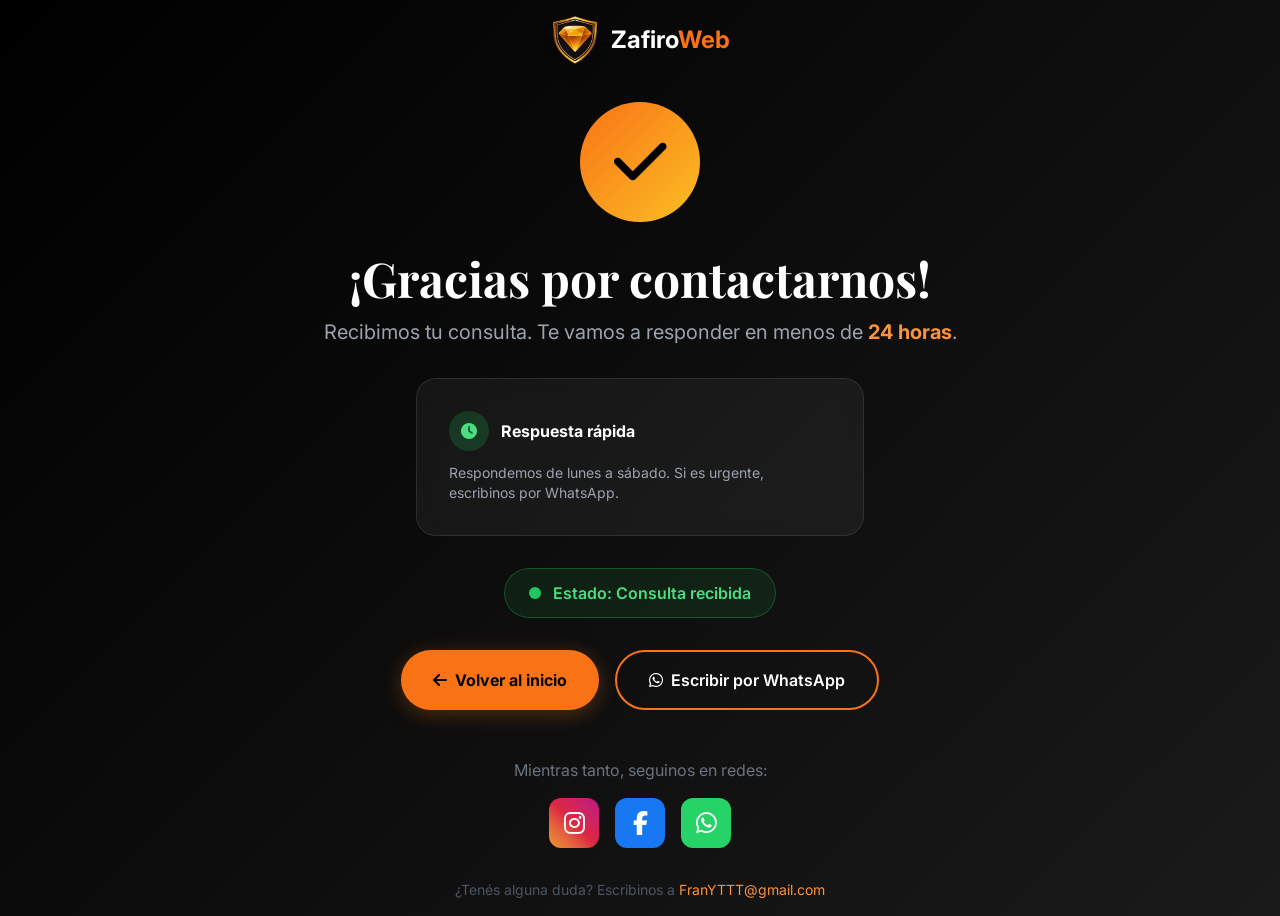
<file: gracias.html>
<!DOCTYPE html>
<html lang="es">
<head>
  <meta charset="UTF-8" />
  <meta name="viewport" content="width=device-width, initial-scale=1.0" />
  <title>¡Gracias! | ZafiroWeb - Te contactamos en 24hs</title>
  
  <!-- SEO -->
  <meta name="description" content="Gracias por contactarnos. Te responderemos en menos de 24 horas.">
  <meta name="robots" content="noindex, follow">
  
  
  <!-- Favicon -->
  <link rel="icon" href="/favicon.ico" sizes="48x48">
  <link rel="icon" type="image/png" sizes="192x192" href="/favicon-192.png">
  <link rel="icon" type="image/png" sizes="96x96" href="/favicon-96.png">
  <link rel="apple-touch-icon" sizes="180x180" href="/apple-touch-icon.png">
  
  
  <link rel="preconnect" href="https://fonts.googleapis.com">
  <link rel="preconnect" href="https://fonts.gstatic.com" crossorigin>
  <link href="https://fonts.googleapis.com/css2?family=Inter:wght@400;500;600;700;800;900&family=Space+Grotesk:wght@400;500;600;700&family=Playfair+Display:wght@700&display=swap" rel="stylesheet">
  <link rel="stylesheet" href="https://cdnjs.cloudflare.com/ajax/libs/font-awesome/6.4.0/css/all.min.css">

  <style>
    body { 
      font-family: 'Inter', sans-serif; 
      background: linear-gradient(135deg, #000000 0%, #1a1a1a 100%);
      min-height: 100vh;
    }
    
    .elegant-title {
      font-family: 'Playfair Display', serif;
      font-weight: 700;
    }
    
    .btn-primary {
      background: #f97316;
      color: #000000;
      font-weight: 700;
      padding: 1rem 2rem;
      border-radius: 9999px;
      display: inline-flex;
      align-items: center;
      gap: 0.5rem;
      transition: all 0.3s ease;
      box-shadow: 0 4px 20px rgba(249, 115, 22, 0.3);
      border: none;
      cursor: pointer;
      text-decoration: none;
    }
    
    .btn-primary:hover {
      background: #fb923c;
      transform: translateY(-2px);
    }
    
    .btn-secondary {
      background: transparent;
      color: #ffffff;
      border: 2px solid #f97316;
      font-weight: 600;
      padding: 1rem 2rem;
      border-radius: 9999px;
      transition: all 0.3s ease;
      text-decoration: none;
      display: inline-flex;
      align-items: center;
      gap: 0.5rem;
    }
    
    .btn-secondary:hover {
      background: rgba(249, 115, 22, 0.1);
    }
    
    .check-animation {
      width: 120px;
      height: 120px;
      border-radius: 50%;
      background: linear-gradient(135deg, #f97316 0%, #fbbf24 100%);
      display: flex;
      align-items: center;
      justify-content: center;
      margin: 0 auto 2rem;
      animation: scaleIn 0.5s ease;
    }
    
    @keyframes scaleIn {
      0% { transform: scale(0); opacity: 0; }
      50% { transform: scale(1.1); }
      100% { transform: scale(1); opacity: 1; }
    }
    
    .check-animation i {
      font-size: 60px;
      color: #000;
      animation: checkmark 0.5s ease 0.3s both;
    }
    
    @keyframes checkmark {
      0% { transform: scale(0); }
      50% { transform: scale(1.2); }
      100% { transform: scale(1); }
    }
    
    .info-card {
      background: rgba(255, 255, 255, 0.05);
      border: 1px solid rgba(255, 255, 255, 0.1);
      border-radius: 20px;
      padding: 2rem;
      backdrop-filter: blur(10px);
    }
    
    .social-btn {
      width: 50px;
      height: 50px;
      border-radius: 12px;
      display: flex;
      align-items: center;
      justify-content: center;
      font-size: 1.5rem;
      transition: all 0.3s ease;
      text-decoration: none;
    }
    
    .social-btn.instagram {
      background: linear-gradient(45deg, #f09433 0%, #e6683c 25%, #dc2743 50%, #cc2366 75%, #bc1888 100%);
      color: white;
    }
    
    .social-btn.instagram:hover {
      transform: translateY(-4px);
      box-shadow: 0 10px 30px rgba(220, 39, 67, 0.4);
    }
    
    .social-btn.whatsapp {
      background: #25d366;
      color: white;
    }
    
    .social-btn.whatsapp:hover {
      transform: translateY(-4px);
      box-shadow: 0 10px 30px rgba(37, 211, 102, 0.4);
    }
    
    .social-btn.facebook {
      background: #1877f2;
      color: white;
    }
    
    .social-btn.facebook:hover {
      transform: translateY(-4px);
      box-shadow: 0 10px 30px rgba(24, 119, 242, 0.4);
    }
    
    .countdown {
      font-family: 'Space Grotesk', monospace;
      font-size: 2.5rem;
      font-weight: 700;
      color: #f97316;
    }
    
    .pulse-dot {
      width: 12px;
      height: 12px;
      background: #22c55e;
      border-radius: 50%;
      display: inline-block;
      animation: pulse 2s infinite;
    }
    
    @keyframes pulse {
      0%, 100% { opacity: 1; transform: scale(1); }
      50% { opacity: 0.5; transform: scale(1.2); }
    }
  </style>
  <link rel="stylesheet" href="/css/tw.css">
</head>
<body class="flex items-center justify-center min-h-screen p-4">

  <div class="max-w-2xl w-full text-center">
    <!-- Logo -->
    <div class="mb-8">
      <a href="index.html" class="inline-flex items-center gap-3">
        <img src="/logo-escudo.webp" width="160" height="160" alt="ZafiroWeb" class="w-12 h-12 drop-shadow-lg object-contain">
        <span class="text-2xl font-bold text-white">Zafiro<span class="text-orange-500">Web</span></span>
      </a>
    </div>
    
    <!-- Check animation -->
    <div class="check-animation">
      <i class="fas fa-check"></i>
    </div>
    
    <!-- Title -->
    <h1 class="text-4xl md:text-5xl font-bold text-white mb-4 elegant-title">
      ¡Gracias por contactarnos!
    </h1>
    
    <p class="text-xl text-gray-400 mb-8">
      Recibimos tu consulta. Te vamos a responder en menos de <span class="text-orange-400 font-bold">24 horas</span>.
    </p>
    
    <!-- Info cards -->
    <div class="max-w-md mx-auto mb-8">
      <div class="info-card text-left">
        <div class="flex items-center gap-3 mb-3">
          <div class="w-10 h-10 bg-green-500/20 rounded-full flex items-center justify-center">
            <i class="fas fa-clock text-green-400"></i>
          </div>
          <h3 class="text-white font-bold">Respuesta rápida</h3>
        </div>
        <p class="text-gray-400 text-sm">Respondemos de lunes a sábado. Si es urgente, escribinos por WhatsApp.</p>
      </div>
    </div>
    
    <!-- Status -->
    <div class="mb-8">
      <div class="inline-flex items-center gap-3 bg-green-500/10 border border-green-500/30 px-6 py-3 rounded-full">
        <span class="pulse-dot"></span>
        <span class="text-green-400 font-semibold">Estado: Consulta recibida</span>
      </div>
    </div>
    
    <!-- CTA Buttons -->
    <div class="flex flex-col sm:flex-row gap-4 justify-center mb-12">
      <a href="index.html" class="btn-primary">
        <i class="fas fa-arrow-left"></i>
        Volver al inicio
      </a>
      <a href="https://wa.me/5492604323056?text=Hola!%20Ya%20envi%C3%A9%20mi%20consulta%20por%20el%20formulario" target="_blank" rel="noopener noreferrer" class="btn-secondary">
        <i class="fab fa-whatsapp"></i>
        Escribir por WhatsApp
      </a>
    </div>
    
    <!-- Social -->
    <div class="mb-8">
      <p class="text-gray-500 mb-4">Mientras tanto, seguinos en redes:</p>
      <div class="flex justify-center gap-4">
        <a href="https://www.instagram.com/zafiro.desarrolloweb/" target="_blank" rel="noopener noreferrer" class="social-btn instagram" aria-label="Instagram">
          <i class="fab fa-instagram"></i>
        </a>
        <a href="https://www.facebook.com/profile.php?id=61574357000256" target="_blank" rel="noopener noreferrer" class="social-btn facebook" aria-label="Facebook">
          <i class="fab fa-facebook-f"></i>
        </a>
        <a href="https://wa.me/5492604323056" target="_blank" rel="noopener noreferrer" class="social-btn whatsapp" aria-label="WhatsApp">
          <i class="fab fa-whatsapp"></i>
        </a>
      </div>
    </div>
    
    <!-- Footer -->
    <p class="text-gray-600 text-sm">
      ¿Tenés alguna duda? Escribinos a <a href="mailto:FranYTTT@gmail.com" class="text-orange-400 hover:text-orange-300">FranYTTT@gmail.com</a>
    </p>
  </div>

  <script>
    // Redirección automática después de 30 segundos (opcional)
    // setTimeout(() => {
    //   window.location.href = 'index.html';
    // }, 30000);
  </script>

</body>
</html>
</file>
<file: css/tw.css>
*,:after,:before{--tw-border-spacing-x:0;--tw-border-spacing-y:0;--tw-translate-x:0;--tw-translate-y:0;--tw-rotate:0;--tw-skew-x:0;--tw-skew-y:0;--tw-scale-x:1;--tw-scale-y:1;--tw-pan-x: ;--tw-pan-y: ;--tw-pinch-zoom: ;--tw-scroll-snap-strictness:proximity;--tw-gradient-from-position: ;--tw-gradient-via-position: ;--tw-gradient-to-position: ;--tw-ordinal: ;--tw-slashed-zero: ;--tw-numeric-figure: ;--tw-numeric-spacing: ;--tw-numeric-fraction: ;--tw-ring-inset: ;--tw-ring-offset-width:0px;--tw-ring-offset-color:#fff;--tw-ring-color:rgba(59,130,246,.5);--tw-ring-offset-shadow:0 0 #0000;--tw-ring-shadow:0 0 #0000;--tw-shadow:0 0 #0000;--tw-shadow-colored:0 0 #0000;--tw-blur: ;--tw-brightness: ;--tw-contrast: ;--tw-grayscale: ;--tw-hue-rotate: ;--tw-invert: ;--tw-saturate: ;--tw-sepia: ;--tw-drop-shadow: ;--tw-backdrop-blur: ;--tw-backdrop-brightness: ;--tw-backdrop-contrast: ;--tw-backdrop-grayscale: ;--tw-backdrop-hue-rotate: ;--tw-backdrop-invert: ;--tw-backdrop-opacity: ;--tw-backdrop-saturate: ;--tw-backdrop-sepia: ;--tw-contain-size: ;--tw-contain-layout: ;--tw-contain-paint: ;--tw-contain-style: }::backdrop{--tw-border-spacing-x:0;--tw-border-spacing-y:0;--tw-translate-x:0;--tw-translate-y:0;--tw-rotate:0;--tw-skew-x:0;--tw-skew-y:0;--tw-scale-x:1;--tw-scale-y:1;--tw-pan-x: ;--tw-pan-y: ;--tw-pinch-zoom: ;--tw-scroll-snap-strictness:proximity;--tw-gradient-from-position: ;--tw-gradient-via-position: ;--tw-gradient-to-position: ;--tw-ordinal: ;--tw-slashed-zero: ;--tw-numeric-figure: ;--tw-numeric-spacing: ;--tw-numeric-fraction: ;--tw-ring-inset: ;--tw-ring-offset-width:0px;--tw-ring-offset-color:#fff;--tw-ring-color:rgba(59,130,246,.5);--tw-ring-offset-shadow:0 0 #0000;--tw-ring-shadow:0 0 #0000;--tw-shadow:0 0 #0000;--tw-shadow-colored:0 0 #0000;--tw-blur: ;--tw-brightness: ;--tw-contrast: ;--tw-grayscale: ;--tw-hue-rotate: ;--tw-invert: ;--tw-saturate: ;--tw-sepia: ;--tw-drop-shadow: ;--tw-backdrop-blur: ;--tw-backdrop-brightness: ;--tw-backdrop-contrast: ;--tw-backdrop-grayscale: ;--tw-backdrop-hue-rotate: ;--tw-backdrop-invert: ;--tw-backdrop-opacity: ;--tw-backdrop-saturate: ;--tw-backdrop-sepia: ;--tw-contain-size: ;--tw-contain-layout: ;--tw-contain-paint: ;--tw-contain-style: }/*! tailwindcss v3.4.17 | MIT License | https://tailwindcss.com*/*,:after,:before{box-sizing:border-box;border:0 solid #e5e7eb}:after,:before{--tw-content:""}:host,html{line-height:1.5;-webkit-text-size-adjust:100%;-moz-tab-size:4;-o-tab-size:4;tab-size:4;font-family:ui-sans-serif,system-ui,sans-serif,Apple Color Emoji,Segoe UI Emoji,Segoe UI Symbol,Noto Color Emoji;font-feature-settings:normal;font-variation-settings:normal;-webkit-tap-highlight-color:transparent}body{margin:0;line-height:inherit}hr{height:0;color:inherit;border-top-width:1px}abbr:where([title]){-webkit-text-decoration:underline dotted;text-decoration:underline dotted}h1,h2,h3,h4,h5,h6{font-size:inherit;font-weight:inherit}a{color:inherit;text-decoration:inherit}b,strong{font-weight:bolder}code,kbd,pre,samp{font-family:ui-monospace,SFMono-Regular,Menlo,Monaco,Consolas,Liberation Mono,Courier New,monospace;font-feature-settings:normal;font-variation-settings:normal;font-size:1em}small{font-size:80%}sub,sup{font-size:75%;line-height:0;position:relative;vertical-align:baseline}sub{bottom:-.25em}sup{top:-.5em}table{text-indent:0;border-color:inherit;border-collapse:collapse}button,input,optgroup,select,textarea{font-family:inherit;font-feature-settings:inherit;font-variation-settings:inherit;font-size:100%;font-weight:inherit;line-height:inherit;letter-spacing:inherit;color:inherit;margin:0;padding:0}button,select{text-transform:none}button,input:where([type=button]),input:where([type=reset]),input:where([type=submit]){-webkit-appearance:button;background-color:transparent;background-image:none}:-moz-focusring{outline:auto}:-moz-ui-invalid{box-shadow:none}progress{vertical-align:baseline}::-webkit-inner-spin-button,::-webkit-outer-spin-button{height:auto}[type=search]{-webkit-appearance:textfield;outline-offset:-2px}::-webkit-search-decoration{-webkit-appearance:none}::-webkit-file-upload-button{-webkit-appearance:button;font:inherit}summary{display:list-item}blockquote,dd,dl,figure,h1,h2,h3,h4,h5,h6,hr,p,pre{margin:0}fieldset{margin:0}fieldset,legend{padding:0}menu,ol,ul{list-style:none;margin:0;padding:0}dialog{padding:0}textarea{resize:vertical}input::-moz-placeholder,textarea::-moz-placeholder{opacity:1;color:#9ca3af}input::placeholder,textarea::placeholder{opacity:1;color:#9ca3af}[role=button],button{cursor:pointer}:disabled{cursor:default}audio,canvas,embed,iframe,img,object,svg,video{display:block;vertical-align:middle}img,video{max-width:100%;height:auto}[hidden]:where(:not([hidden=until-found])){display:none}.visible{visibility:visible}.collapse{visibility:collapse}.fixed{position:fixed}.absolute{position:absolute}.relative{position:relative}.bottom-3{bottom:.75rem}.left-3{left:.75rem}.right-4{right:1rem}.top-4{top:1rem}.mx-1{margin-left:.25rem;margin-right:.25rem}.mx-auto{margin-left:auto;margin-right:auto}.mb-1{margin-bottom:.25rem}.mb-10{margin-bottom:2.5rem}.mb-12{margin-bottom:3rem}.mb-16{margin-bottom:4rem}.mb-2{margin-bottom:.5rem}.mb-3{margin-bottom:.75rem}.mb-4{margin-bottom:1rem}.mb-6{margin-bottom:1.5rem}.mb-8{margin-bottom:2rem}.ml-1{margin-left:.25rem}.ml-2{margin-left:.5rem}.mr-1{margin-right:.25rem}.mr-2{margin-right:.5rem}.mt-1{margin-top:.25rem}.mt-12{margin-top:3rem}.mt-2{margin-top:.5rem}.mt-4{margin-top:1rem}.mt-6{margin-top:1.5rem}.mt-8{margin-top:2rem}.block{display:block}.flex{display:flex}.inline-flex{display:inline-flex}.grid{display:grid}.hidden{display:none}.h-10{height:2.5rem}.h-12{height:3rem}.h-14{height:3.5rem}.h-16{height:4rem}.h-2{height:.5rem}.h-4{height:1rem}.h-9{height:2.25rem}.h-full{height:100%}.min-h-screen{min-height:100vh}.w-10{width:2.5rem}.w-12{width:3rem}.w-14{width:3.5rem}.w-16{width:4rem}.w-2{width:.5rem}.w-4{width:1rem}.w-9{width:2.25rem}.w-full{width:100%}.max-w-2xl{max-width:42rem}.max-w-3xl{max-width:48rem}.max-w-4xl{max-width:56rem}.max-w-5xl{max-width:64rem}.max-w-6xl{max-width:72rem}.max-w-7xl{max-width:80rem}.max-w-md{max-width:28rem}.max-w-xl{max-width:36rem}.flex-shrink{flex-shrink:1}.border-collapse{border-collapse:collapse}.transform{transform:translate(var(--tw-translate-x),var(--tw-translate-y)) rotate(var(--tw-rotate)) skewX(var(--tw-skew-x)) skewY(var(--tw-skew-y)) scaleX(var(--tw-scale-x)) scaleY(var(--tw-scale-y))}@keyframes ping{75%,to{transform:scale(2);opacity:0}}.animate-ping{animation:ping 1s cubic-bezier(0,0,.2,1) infinite}@keyframes pulse{50%{opacity:.5}}.animate-pulse{animation:pulse 2s cubic-bezier(.4,0,.6,1) infinite}.grid-cols-2{grid-template-columns:repeat(2,minmax(0,1fr))}.flex-col{flex-direction:column}.flex-wrap{flex-wrap:wrap}.items-start{align-items:flex-start}.items-center{align-items:center}.justify-center{justify-content:center}.justify-between{justify-content:space-between}.gap-12{gap:3rem}.gap-16{gap:4rem}.gap-2{gap:.5rem}.gap-3{gap:.75rem}.gap-4{gap:1rem}.gap-6{gap:1.5rem}.gap-8{gap:2rem}.space-y-2>:not([hidden])~:not([hidden]){--tw-space-y-reverse:0;margin-top:calc(.5rem*(1 - var(--tw-space-y-reverse)));margin-bottom:calc(.5rem*var(--tw-space-y-reverse))}.space-y-3>:not([hidden])~:not([hidden]){--tw-space-y-reverse:0;margin-top:calc(.75rem*(1 - var(--tw-space-y-reverse)));margin-bottom:calc(.75rem*var(--tw-space-y-reverse))}.space-y-6>:not([hidden])~:not([hidden]){--tw-space-y-reverse:0;margin-top:calc(1.5rem*(1 - var(--tw-space-y-reverse)));margin-bottom:calc(1.5rem*var(--tw-space-y-reverse))}.space-y-8>:not([hidden])~:not([hidden]){--tw-space-y-reverse:0;margin-top:calc(2rem*(1 - var(--tw-space-y-reverse)));margin-bottom:calc(2rem*var(--tw-space-y-reverse))}.overflow-hidden{overflow:hidden}.rounded-2xl{border-radius:1rem}.rounded-3xl{border-radius:1.5rem}.rounded-full{border-radius:9999px}.rounded-lg{border-radius:.5rem}.rounded-xl{border-radius:.75rem}.border{border-width:1px}.border-2{border-width:2px}.border-y{border-top-width:1px}.border-b,.border-y{border-bottom-width:1px}.border-t{border-top-width:1px}.border-amber-100{--tw-border-opacity:1;border-color:rgb(254 243 199/var(--tw-border-opacity,1))}.border-amber-200{--tw-border-opacity:1;border-color:rgb(253 230 138/var(--tw-border-opacity,1))}.border-blue-100{--tw-border-opacity:1;border-color:rgb(219 234 254/var(--tw-border-opacity,1))}.border-blue-200{--tw-border-opacity:1;border-color:rgb(191 219 254/var(--tw-border-opacity,1))}.border-gray-100{--tw-border-opacity:1;border-color:rgb(243 244 246/var(--tw-border-opacity,1))}.border-gray-200{--tw-border-opacity:1;border-color:rgb(229 231 235/var(--tw-border-opacity,1))}.border-gray-800{--tw-border-opacity:1;border-color:rgb(31 41 55/var(--tw-border-opacity,1))}.border-green-500{--tw-border-opacity:1;border-color:rgb(34 197 94/var(--tw-border-opacity,1))}.border-green-500\/30{border-color:rgba(34,197,94,.3)}.border-orange-100{--tw-border-opacity:1;border-color:rgb(255 237 213/var(--tw-border-opacity,1))}.border-orange-200{--tw-border-opacity:1;border-color:rgb(254 215 170/var(--tw-border-opacity,1))}.border-orange-500\/40{border-color:rgba(249,115,22,.4)}.border-purple-100{--tw-border-opacity:1;border-color:rgb(243 232 255/var(--tw-border-opacity,1))}.border-purple-200{--tw-border-opacity:1;border-color:rgb(233 213 255/var(--tw-border-opacity,1))}.border-white\/20{border-color:hsla(0,0%,100%,.2)}.bg-amber-100{--tw-bg-opacity:1;background-color:rgb(254 243 199/var(--tw-bg-opacity,1))}.bg-blue-100{--tw-bg-opacity:1;background-color:rgb(219 234 254/var(--tw-bg-opacity,1))}.bg-gray-100{--tw-bg-opacity:1;background-color:rgb(243 244 246/var(--tw-bg-opacity,1))}.bg-gray-50{--tw-bg-opacity:1;background-color:rgb(249 250 251/var(--tw-bg-opacity,1))}.bg-gray-800{--tw-bg-opacity:1;background-color:rgb(31 41 55/var(--tw-bg-opacity,1))}.bg-green-400{--tw-bg-opacity:1;background-color:rgb(74 222 128/var(--tw-bg-opacity,1))}.bg-green-500{--tw-bg-opacity:1;background-color:rgb(34 197 94/var(--tw-bg-opacity,1))}.bg-green-500\/10{background-color:rgba(34,197,94,.1)}.bg-green-500\/20{background-color:rgba(34,197,94,.2)}.bg-orange-100{--tw-bg-opacity:1;background-color:rgb(255 237 213/var(--tw-bg-opacity,1))}.bg-orange-500{--tw-bg-opacity:1;background-color:rgb(249 115 22/var(--tw-bg-opacity,1))}.bg-purple-100{--tw-bg-opacity:1;background-color:rgb(243 232 255/var(--tw-bg-opacity,1))}.bg-transparent{background-color:transparent}.bg-white{--tw-bg-opacity:1;background-color:rgb(255 255 255/var(--tw-bg-opacity,1))}.bg-white\/80{background-color:hsla(0,0%,100%,.8)}.bg-white\/90{background-color:hsla(0,0%,100%,.9)}.bg-gradient-to-br{background-image:linear-gradient(to bottom right,var(--tw-gradient-stops))}.from-amber-50{--tw-gradient-from:#fffbeb var(--tw-gradient-from-position);--tw-gradient-to:rgba(255,251,235,0) var(--tw-gradient-to-position);--tw-gradient-stops:var(--tw-gradient-from),var(--tw-gradient-to)}.from-blue-400{--tw-gradient-from:#60a5fa var(--tw-gradient-from-position);--tw-gradient-to:rgba(96,165,250,0) var(--tw-gradient-to-position);--tw-gradient-stops:var(--tw-gradient-from),var(--tw-gradient-to)}.from-blue-50{--tw-gradient-from:#eff6ff var(--tw-gradient-from-position);--tw-gradient-to:rgba(239,246,255,0) var(--tw-gradient-to-position);--tw-gradient-stops:var(--tw-gradient-from),var(--tw-gradient-to)}.from-orange-400{--tw-gradient-from:#fb923c var(--tw-gradient-from-position);--tw-gradient-to:rgba(251,146,60,0) var(--tw-gradient-to-position);--tw-gradient-stops:var(--tw-gradient-from),var(--tw-gradient-to)}.from-orange-50{--tw-gradient-from:#fff7ed var(--tw-gradient-from-position);--tw-gradient-to:rgba(255,247,237,0) var(--tw-gradient-to-position);--tw-gradient-stops:var(--tw-gradient-from),var(--tw-gradient-to)}.from-purple-400{--tw-gradient-from:#c084fc var(--tw-gradient-from-position);--tw-gradient-to:rgba(192,132,252,0) var(--tw-gradient-to-position);--tw-gradient-stops:var(--tw-gradient-from),var(--tw-gradient-to)}.from-purple-50{--tw-gradient-from:#faf5ff var(--tw-gradient-from-position);--tw-gradient-to:rgba(250,245,255,0) var(--tw-gradient-to-position);--tw-gradient-stops:var(--tw-gradient-from),var(--tw-gradient-to)}.to-blue-600{--tw-gradient-to:#2563eb var(--tw-gradient-to-position)}.to-indigo-100{--tw-gradient-to:#e0e7ff var(--tw-gradient-to-position)}.to-orange-100{--tw-gradient-to:#ffedd5 var(--tw-gradient-to-position)}.to-orange-600{--tw-gradient-to:#ea580c var(--tw-gradient-to-position)}.to-pink-100{--tw-gradient-to:#fce7f3 var(--tw-gradient-to-position)}.to-purple-600{--tw-gradient-to:#9333ea var(--tw-gradient-to-position)}.to-yellow-100{--tw-gradient-to:#fef9c3 var(--tw-gradient-to-position)}.object-contain{-o-object-fit:contain;object-fit:contain}.p-4{padding:1rem}.p-6{padding:1.5rem}.p-8{padding:2rem}.px-2{padding-left:.5rem;padding-right:.5rem}.px-3{padding-left:.75rem;padding-right:.75rem}.px-4{padding-left:1rem;padding-right:1rem}.px-5{padding-left:1.25rem;padding-right:1.25rem}.px-6{padding-left:1.5rem;padding-right:1.5rem}.px-8{padding-left:2rem;padding-right:2rem}.py-1{padding-top:.25rem;padding-bottom:.25rem}.py-1\.5{padding-top:.375rem;padding-bottom:.375rem}.py-12{padding-top:3rem;padding-bottom:3rem}.py-14{padding-top:3.5rem;padding-bottom:3.5rem}.py-16{padding-top:4rem;padding-bottom:4rem}.py-2{padding-top:.5rem;padding-bottom:.5rem}.py-2\.5{padding-top:.625rem;padding-bottom:.625rem}.py-3{padding-top:.75rem;padding-bottom:.75rem}.py-4{padding-top:1rem;padding-bottom:1rem}.pb-20{padding-bottom:5rem}.pl-1{padding-left:.25rem}.pt-2{padding-top:.5rem}.pt-32{padding-top:8rem}.pt-4{padding-top:1rem}.pt-6{padding-top:1.5rem}.pt-8{padding-top:2rem}.text-left{text-align:left}.text-center{text-align:center}.text-2xl{font-size:1.5rem;line-height:2rem}.text-4xl{font-size:2.25rem;line-height:2.5rem}.text-5xl{font-size:3rem;line-height:1}.text-6xl{font-size:3.75rem;line-height:1}.text-base{font-size:1rem;line-height:1.5rem}.text-lg{font-size:1.125rem;line-height:1.75rem}.text-sm{font-size:.875rem;line-height:1.25rem}.text-xl{font-size:1.25rem;line-height:1.75rem}.text-xs{font-size:.75rem;line-height:1rem}.font-black{font-weight:900}.font-bold{font-weight:700}.font-light{font-weight:300}.font-medium{font-weight:500}.font-semibold{font-weight:600}.uppercase{text-transform:uppercase}.italic{font-style:italic}.leading-relaxed{line-height:1.625}.tracking-\[0\.3em\]{letter-spacing:.3em}.tracking-tight{letter-spacing:-.025em}.tracking-wider{letter-spacing:.05em}.text-amber-600{--tw-text-opacity:1;color:rgb(217 119 6/var(--tw-text-opacity,1))}.text-amber-700{--tw-text-opacity:1;color:rgb(180 83 9/var(--tw-text-opacity,1))}.text-black{--tw-text-opacity:1;color:rgb(0 0 0/var(--tw-text-opacity,1))}.text-blue-600{--tw-text-opacity:1;color:rgb(37 99 235/var(--tw-text-opacity,1))}.text-blue-700{--tw-text-opacity:1;color:rgb(29 78 216/var(--tw-text-opacity,1))}.text-gray-300{--tw-text-opacity:1;color:rgb(209 213 219/var(--tw-text-opacity,1))}.text-gray-400{--tw-text-opacity:1;color:rgb(156 163 175/var(--tw-text-opacity,1))}.text-gray-500{--tw-text-opacity:1;color:rgb(107 114 128/var(--tw-text-opacity,1))}.text-gray-600{--tw-text-opacity:1;color:rgb(75 85 99/var(--tw-text-opacity,1))}.text-gray-700{--tw-text-opacity:1;color:rgb(55 65 81/var(--tw-text-opacity,1))}.text-gray-900{--tw-text-opacity:1;color:rgb(17 24 39/var(--tw-text-opacity,1))}.text-green-400{--tw-text-opacity:1;color:rgb(74 222 128/var(--tw-text-opacity,1))}.text-green-500{--tw-text-opacity:1;color:rgb(34 197 94/var(--tw-text-opacity,1))}.text-green-600{--tw-text-opacity:1;color:rgb(22 163 74/var(--tw-text-opacity,1))}.text-orange-400{--tw-text-opacity:1;color:rgb(251 146 60/var(--tw-text-opacity,1))}.text-orange-500{--tw-text-opacity:1;color:rgb(249 115 22/var(--tw-text-opacity,1))}.text-orange-600{--tw-text-opacity:1;color:rgb(234 88 12/var(--tw-text-opacity,1))}.text-orange-700{--tw-text-opacity:1;color:rgb(194 65 12/var(--tw-text-opacity,1))}.text-purple-600{--tw-text-opacity:1;color:rgb(147 51 234/var(--tw-text-opacity,1))}.text-purple-700{--tw-text-opacity:1;color:rgb(126 34 206/var(--tw-text-opacity,1))}.text-red-400{--tw-text-opacity:1;color:rgb(248 113 113/var(--tw-text-opacity,1))}.text-red-500{--tw-text-opacity:1;color:rgb(239 68 68/var(--tw-text-opacity,1))}.text-white{--tw-text-opacity:1;color:rgb(255 255 255/var(--tw-text-opacity,1))}.underline{text-decoration-line:underline}.opacity-50{opacity:.5}.opacity-75{opacity:.75}.shadow-sm{--tw-shadow:0 1px 2px 0 rgba(0,0,0,.05);--tw-shadow-colored:0 1px 2px 0 var(--tw-shadow-color)}.shadow-sm,.shadow-xl{box-shadow:var(--tw-ring-offset-shadow,0 0 #0000),var(--tw-ring-shadow,0 0 #0000),var(--tw-shadow)}.shadow-xl{--tw-shadow:0 20px 25px -5px rgba(0,0,0,.1),0 8px 10px -6px rgba(0,0,0,.1);--tw-shadow-colored:0 20px 25px -5px var(--tw-shadow-color),0 8px 10px -6px var(--tw-shadow-color)}.outline{outline-style:solid}.blur{--tw-blur:blur(8px)}.blur,.drop-shadow-2xl{filter:var(--tw-blur) var(--tw-brightness) var(--tw-contrast) var(--tw-grayscale) var(--tw-hue-rotate) var(--tw-invert) var(--tw-saturate) var(--tw-sepia) var(--tw-drop-shadow)}.drop-shadow-2xl{--tw-drop-shadow:drop-shadow(0 25px 25px rgba(0,0,0,.15))}.drop-shadow-lg{--tw-drop-shadow:drop-shadow(0 10px 8px rgba(0,0,0,.04)) drop-shadow(0 4px 3px rgba(0,0,0,.1))}.drop-shadow-lg,.grayscale{filter:var(--tw-blur) var(--tw-brightness) var(--tw-contrast) var(--tw-grayscale) var(--tw-hue-rotate) var(--tw-invert) var(--tw-saturate) var(--tw-sepia) var(--tw-drop-shadow)}.grayscale{--tw-grayscale:grayscale(100%)}.filter{filter:var(--tw-blur) var(--tw-brightness) var(--tw-contrast) var(--tw-grayscale) var(--tw-hue-rotate) var(--tw-invert) var(--tw-saturate) var(--tw-sepia) var(--tw-drop-shadow)}.backdrop-blur{--tw-backdrop-blur:blur(8px)}.backdrop-blur,.backdrop-filter{-webkit-backdrop-filter:var(--tw-backdrop-blur) var(--tw-backdrop-brightness) var(--tw-backdrop-contrast) var(--tw-backdrop-grayscale) var(--tw-backdrop-hue-rotate) var(--tw-backdrop-invert) var(--tw-backdrop-opacity) var(--tw-backdrop-saturate) var(--tw-backdrop-sepia);backdrop-filter:var(--tw-backdrop-blur) var(--tw-backdrop-brightness) var(--tw-backdrop-contrast) var(--tw-backdrop-grayscale) var(--tw-backdrop-hue-rotate) var(--tw-backdrop-invert) var(--tw-backdrop-opacity) var(--tw-backdrop-saturate) var(--tw-backdrop-sepia)}.transition{transition-property:color,background-color,border-color,text-decoration-color,fill,stroke,opacity,box-shadow,transform,filter,-webkit-backdrop-filter;transition-property:color,background-color,border-color,text-decoration-color,fill,stroke,opacity,box-shadow,transform,filter,backdrop-filter;transition-property:color,background-color,border-color,text-decoration-color,fill,stroke,opacity,box-shadow,transform,filter,backdrop-filter,-webkit-backdrop-filter;transition-timing-function:cubic-bezier(.4,0,.2,1);transition-duration:.15s}.hover\:border-orange-500:hover{--tw-border-opacity:1;border-color:rgb(249 115 22/var(--tw-border-opacity,1))}.hover\:bg-orange-400:hover{--tw-bg-opacity:1;background-color:rgb(251 146 60/var(--tw-bg-opacity,1))}.hover\:bg-orange-500:hover{--tw-bg-opacity:1;background-color:rgb(249 115 22/var(--tw-bg-opacity,1))}.hover\:text-black:hover{--tw-text-opacity:1;color:rgb(0 0 0/var(--tw-text-opacity,1))}.hover\:text-gray-900:hover{--tw-text-opacity:1;color:rgb(17 24 39/var(--tw-text-opacity,1))}.hover\:text-orange-300:hover{--tw-text-opacity:1;color:rgb(253 186 116/var(--tw-text-opacity,1))}.hover\:text-orange-600:hover{--tw-text-opacity:1;color:rgb(234 88 12/var(--tw-text-opacity,1))}@media (min-width:640px){.sm\:flex-row{flex-direction:row}}@media (min-width:768px){.md\:block{display:block}.md\:inline{display:inline}.md\:flex{display:flex}.md\:hidden{display:none}.md\:h-20{height:5rem}.md\:w-20{width:5rem}.md\:grid-cols-2{grid-template-columns:repeat(2,minmax(0,1fr))}.md\:grid-cols-3{grid-template-columns:repeat(3,minmax(0,1fr))}.md\:grid-cols-4{grid-template-columns:repeat(4,minmax(0,1fr))}.md\:flex-row{flex-direction:row}.md\:gap-16{gap:4rem}.md\:gap-5{gap:1.25rem}.md\:p-12{padding:3rem}.md\:text-5xl{font-size:3rem;line-height:1}.md\:text-7xl{font-size:4.5rem;line-height:1}.md\:text-base{font-size:1rem;line-height:1.5rem}}@media (min-width:1024px){.lg\:grid-cols-2{grid-template-columns:repeat(2,minmax(0,1fr))}.lg\:grid-cols-3{grid-template-columns:repeat(3,minmax(0,1fr))}}
</file>
